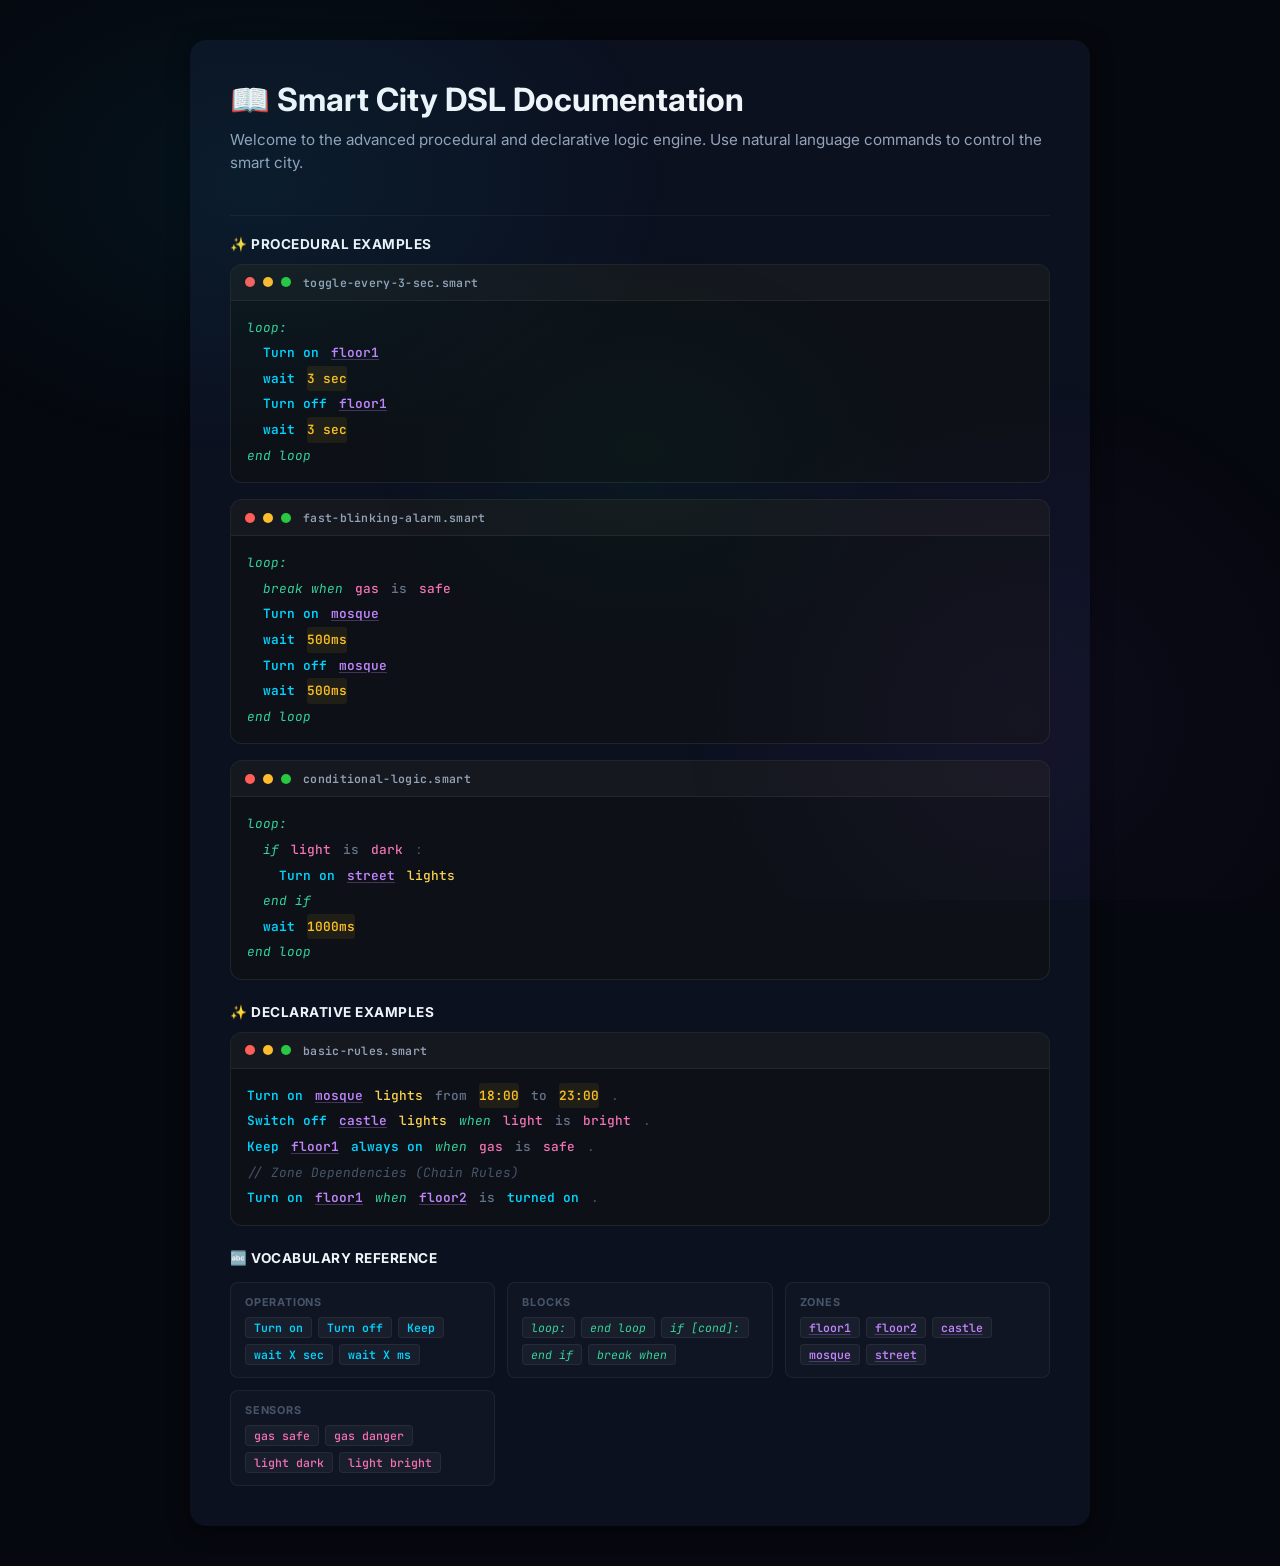
<file: templates/docs.html>
<!DOCTYPE html>
<html lang="en">
<head>
    <meta charset="UTF-8">
    <meta name="viewport" content="width=device-width, initial-scale=1.0">
    <title>Smart City — DSL Documentation</title>
    <link rel="stylesheet" href="/static/css/variables.css">
    <link rel="stylesheet" href="/static/css/base.css">
    <link rel="stylesheet" href="/static/css/editor.css">
    <style>
        body { padding: 40px; }
        .docs-page-container { background: var(--bg-secondary); border-radius: var(--radius-lg); padding: 40px; box-shadow: 0 4px 20px rgba(0,0,0,0.5); max-width: 900px; margin: 0 auto; }
        .docs-page-header { border-bottom: 1px solid rgba(255,255,255,0.05); padding-bottom: 20px; margin-bottom: 20px; }
        .docs-page-header h1 { margin: 0; color: var(--text-primary); }
    </style>
</head>
<body>
    <div class="bg-mesh"></div>
    <div class="docs-page-container">
        <div class="docs-page-header">
            <h1>📖 Smart City DSL Documentation</h1>
            <p class="docs-intro" style="margin-top:10px;">Welcome to the advanced procedural and declarative logic engine. Use natural language commands to control the smart city.</p>
        </div>
        
        <h4 class="docs-section-title">✨ Procedural Examples</h4>
        
        <div class="logic-example-box" style="margin-bottom:16px;">
            <div class="logic-example-header">
                <span class="logic-example-dot red"></span><span class="logic-example-dot yellow"></span><span class="logic-example-dot green"></span>
                <span class="logic-example-title">toggle-every-3-sec.smart</span>
            </div>
            <div class="logic-example-body">
                <div class="logic-example-line"><span class="hl-condition">loop:</span></div>
                <div class="logic-example-line" style="padding-left:16px;"><span class="hl-keyword">Turn on</span> <span class="hl-zone">floor1</span></div>
                <div class="logic-example-line" style="padding-left:16px;"><span class="hl-keyword">wait</span> <span class="hl-time">3 sec</span></div>
                <div class="logic-example-line" style="padding-left:16px;"><span class="hl-keyword">Turn off</span> <span class="hl-zone">floor1</span></div>
                <div class="logic-example-line" style="padding-left:16px;"><span class="hl-keyword">wait</span> <span class="hl-time">3 sec</span></div>
                <div class="logic-example-line"><span class="hl-condition">end loop</span></div>
            </div>
        </div>

        <div class="logic-example-box" style="margin-bottom:16px;">
            <div class="logic-example-header">
                <span class="logic-example-dot red"></span><span class="logic-example-dot yellow"></span><span class="logic-example-dot green"></span>
                <span class="logic-example-title">fast-blinking-alarm.smart</span>
            </div>
            <div class="logic-example-body">
                <div class="logic-example-line"><span class="hl-condition">loop:</span></div>
                <div class="logic-example-line" style="padding-left:16px;"><span class="hl-condition">break when</span> <span class="hl-sensor">gas</span> <span class="hl-operator">is</span> <span class="hl-sensor">safe</span></div>
                <div class="logic-example-line" style="padding-left:16px;"><span class="hl-keyword">Turn on</span> <span class="hl-zone">mosque</span></div>
                <div class="logic-example-line" style="padding-left:16px;"><span class="hl-keyword">wait</span> <span class="hl-time">500ms</span></div>
                <div class="logic-example-line" style="padding-left:16px;"><span class="hl-keyword">Turn off</span> <span class="hl-zone">mosque</span></div>
                <div class="logic-example-line" style="padding-left:16px;"><span class="hl-keyword">wait</span> <span class="hl-time">500ms</span></div>
                <div class="logic-example-line"><span class="hl-condition">end loop</span></div>
            </div>
        </div>

        <div class="logic-example-box" style="margin-bottom:24px;">
            <div class="logic-example-header">
                <span class="logic-example-dot red"></span><span class="logic-example-dot yellow"></span><span class="logic-example-dot green"></span>
                <span class="logic-example-title">conditional-logic.smart</span>
            </div>
            <div class="logic-example-body">
                <div class="logic-example-line"><span class="hl-condition">loop:</span></div>
                <div class="logic-example-line" style="padding-left:16px;"><span class="hl-condition">if</span> <span class="hl-sensor">light</span> <span class="hl-operator">is</span> <span class="hl-sensor">dark</span><span class="hl-punct">:</span></div>
                <div class="logic-example-line" style="padding-left:32px;"><span class="hl-keyword">Turn on</span> <span class="hl-zone">street</span> <span class="hl-light">lights</span></div>
                <div class="logic-example-line" style="padding-left:16px;"><span class="hl-condition">end if</span></div>
                <div class="logic-example-line" style="padding-left:16px;"><span class="hl-keyword">wait</span> <span class="hl-time">1000ms</span></div>
                <div class="logic-example-line"><span class="hl-condition">end loop</span></div>
            </div>
        </div>

        <h4 class="docs-section-title">✨ Declarative Examples</h4>

        <div class="logic-example-box" style="margin-bottom:24px;">
            <div class="logic-example-header">
                <span class="logic-example-dot red"></span><span class="logic-example-dot yellow"></span><span class="logic-example-dot green"></span>
                <span class="logic-example-title">basic-rules.smart</span>
            </div>
            <div class="logic-example-body">
                <div class="logic-example-line"><span class="hl-keyword">Turn on</span> <span class="hl-zone">mosque</span> <span class="hl-light">lights</span> <span class="hl-operator">from</span> <span class="hl-time">18:00</span> <span class="hl-operator">to</span> <span class="hl-time">23:00</span><span class="hl-punct">.</span></div>
                <div class="logic-example-line"><span class="hl-keyword">Switch off</span> <span class="hl-zone">castle</span> <span class="hl-light">lights</span> <span class="hl-condition">when</span> <span class="hl-sensor">light</span> <span class="hl-operator">is</span> <span class="hl-sensor">bright</span><span class="hl-punct">.</span></div>
                <div class="logic-example-line"><span class="hl-keyword">Keep</span> <span class="hl-zone">floor1</span> <span class="hl-keyword">always on</span> <span class="hl-condition">when</span> <span class="hl-sensor">gas</span> <span class="hl-operator">is</span> <span class="hl-sensor">safe</span><span class="hl-punct">.</span></div>
                <div class="logic-example-line"><span style="color:var(--text-muted); font-style:italic;">// Zone Dependencies (Chain Rules)</span></div>
                <div class="logic-example-line"><span class="hl-keyword">Turn on</span> <span class="hl-zone">floor1</span> <span class="hl-condition">when</span> <span class="hl-zone">floor2</span> <span class="hl-operator">is</span> <span class="hl-keyword">turned on</span><span class="hl-punct">.</span></div>
            </div>
        </div>

        <!-- Keywords Grid -->
        <h4 class="docs-section-title">🔤 Vocabulary Reference</h4>
        <div class="logic-keywords-grid">
            <div class="logic-keyword-group"><div class="keyword-group-title">Operations</div><div class="keyword-tags"><span class="hl-keyword">Turn on</span> <span class="hl-keyword">Turn off</span> <span class="hl-keyword">Keep</span> <span class="hl-keyword">wait X sec</span> <span class="hl-keyword">wait X ms</span></div></div>
            <div class="logic-keyword-group"><div class="keyword-group-title">Blocks</div><div class="keyword-tags"><span class="hl-condition">loop:</span> <span class="hl-condition">end loop</span> <span class="hl-condition">if [cond]:</span> <span class="hl-condition">end if</span> <span class="hl-condition">break when</span></div></div>
            <div class="logic-keyword-group"><div class="keyword-group-title">Zones</div><div class="keyword-tags"><span class="hl-zone">floor1</span> <span class="hl-zone">floor2</span> <span class="hl-zone">castle</span> <span class="hl-zone">mosque</span> <span class="hl-zone">street</span></div></div>
            <div class="logic-keyword-group"><div class="keyword-group-title">Sensors</div><div class="keyword-tags"><span class="hl-sensor">gas safe</span> <span class="hl-sensor">gas danger</span> <span class="hl-sensor">light dark</span> <span class="hl-sensor">light bright</span></div></div>
        </div>
    </div>
</body>
</html>
</file>
<file: static/css/variables.css>
/* ─── CSS Variables / Design Tokens ───────────────────────────────────────── */
:root {
    --bg-primary:   #06080f;
    --bg-secondary: #0c1120;
    --bg-card:      rgba(15, 23, 42, 0.65);
    --bg-card-hover:rgba(20, 30, 55, 0.8);
    --bg-glass:     rgba(255, 255, 255, 0.03);
    --border-glass: rgba(255, 255, 255, 0.06);
    --border-glow:  rgba(0, 212, 255, 0.15);
    --border-light: rgba(255, 255, 255, 0.06);

    --accent-cyan:        #00d4ff;
    --accent-cyan-dim:    rgba(0, 212, 255, 0.15);
    --accent-green:       #00e88f;
    --accent-green-dim:   rgba(0, 232, 143, 0.15);
    --accent-red:         #ff3366;
    --accent-red-dim:     rgba(255, 51, 102, 0.15);
    --accent-amber:       #ffaa00;
    --accent-amber-dim:   rgba(255, 170, 0, 0.15);
    --accent-purple:      #a855f7;
    --accent-purple-dim:  rgba(168, 85, 247, 0.15);
    --accent-emerald-dim: rgba(0, 232, 143, 0.15);

    --text-primary:   #f1f5f9;
    --text-secondary: #94a3b8;
    --text-muted:     #475569;

    --radius-sm:   8px;
    --radius-md:   12px;
    --radius-lg:   16px;
    --radius-xl:   20px;
    --radius-full: 9999px;

    --shadow-sm:        0 2px 8px  rgba(0, 0, 0, 0.3);
    --shadow-md:        0 4px 16px rgba(0, 0, 0, 0.4);
    --shadow-lg:        0 8px 32px rgba(0, 0, 0, 0.5);
    --shadow-glow-cyan: 0 0 20px   rgba(0, 212, 255, 0.15);
    --shadow-glow-red:  0 0 20px   rgba(255, 51, 102, 0.2);
    --shadow-glow-green:0 0 20px   rgba(0, 232, 143, 0.15);

    --transition-fast: 0.15s ease;
    --transition-base: 0.25s ease;
    --transition-slow: 0.4s  ease;
}
</file>
<file: static/css/base.css>
/* ─── Base Reset & Body ────────────────────────────────────────────────────── */
@import url('https://fonts.googleapis.com/css2?family=Inter:wght@300;400;500;600;700;800;900&family=JetBrains+Mono:wght@400;500;600&display=swap');

*, *::before, *::after {
    margin: 0;
    padding: 0;
    box-sizing: border-box;
}

html {
    font-size: 16px;
    scroll-behavior: smooth;
}

body {
    font-family: 'Inter', -apple-system, BlinkMacSystemFont, sans-serif;
    background: var(--bg-primary);
    color: var(--text-primary);
    min-height: 100vh;
    overflow-x: hidden;
    -webkit-font-smoothing: antialiased;
}

/* ─── Animated Mesh Background ─── */
.bg-mesh {
    position: fixed;
    top: 0; left: 0;
    width: 100%; height: 100%;
    z-index: 0;
    pointer-events: none;
    background:
        radial-gradient(ellipse 600px 400px at 20% 20%, rgba(0,212,255,0.06) 0%, transparent 70%),
        radial-gradient(ellipse 500px 500px at 80% 80%, rgba(168,85,247,0.05) 0%, transparent 70%),
        radial-gradient(ellipse 400px 300px at 50% 50%, rgba(0,232,143,0.03) 0%, transparent 70%);
    animation: meshShift 15s ease-in-out infinite alternate;
}

@keyframes meshShift {
    0%   { opacity: 0.7; }
    50%  { opacity: 1;   }
    100% { opacity: 0.7; }
}

/* ─── App Container ─── */
#app {
    position: relative;
    z-index: 1;
    min-height: 100vh;
}
</file>
<file: static/css/editor.css>
/* ─── Logic Editor & Syntax Highlighting ─────────────────────────────────── */

/* Reference Box */
.logic-example-box {
    background: #0d1117;
    border: 1px solid rgba(255, 255, 255, 0.08);
    border-radius: var(--radius-md);
    overflow: hidden;
    font-family: 'JetBrains Mono', monospace;
    transition: var(--transition-base);
}

.logic-example-box:hover {
    border-color: rgba(0, 212, 255, 0.2);
}

.logic-example-header {
    display: flex;
    align-items: center;
    gap: 8px;
    padding: 10px 14px;
    background: rgba(255, 255, 255, 0.03);
    border-bottom: 1px solid rgba(255, 255, 255, 0.06);
}

.logic-example-dot {
    width: 10px;
    height: 10px;
    border-radius: 50%;
}

.logic-example-dot.red {
    background: #ff5f57;
}

.logic-example-dot.yellow {
    background: #febc2e;
}

.logic-example-dot.green {
    background: #28c840;
}

.logic-example-title {
    font-size: 0.72rem;
    font-weight: 600;
    color: var(--text-secondary);
    letter-spacing: 0.3px;
    margin-left: 4px;
}

.logic-example-body {
    padding: 14px 16px;
}

.logic-example-line {
    display: flex;
    align-items: baseline;
    gap: 12px;
    font-size: 0.8rem;
    line-height: 2;
    color: var(--text-secondary);
}

.logic-line-num {
    color: rgba(255, 255, 255, 0.15);
    font-size: 0.7rem;
    min-width: 16px;
    text-align: right;
    user-select: none;
}

/* Keywords Reference Grid */
.logic-keywords-grid {
    display: grid;
    grid-template-columns: repeat(auto-fill, minmax(200px, 1fr));
    gap: 12px;
    margin-top: 16px;
}

.logic-keyword-group {
    background: rgba(255, 255, 255, 0.02);
    border: 1px solid var(--border-glass);
    border-radius: var(--radius-sm);
    padding: 12px 14px;
}

.keyword-group-title {
    font-size: 0.68rem;
    font-weight: 700;
    text-transform: uppercase;
    letter-spacing: 0.8px;
    color: var(--text-muted);
    margin-bottom: 8px;
}

.keyword-tags {
    display: flex;
    flex-wrap: wrap;
    gap: 6px;
    font-family: 'JetBrains Mono', monospace;
    font-size: 0.72rem;
}

.keyword-tags span {
    padding: 2px 8px;
    border-radius: 4px;
    background: rgba(255, 255, 255, 0.04);
    border: 1px solid rgba(255, 255, 255, 0.06);
}

/* Editor Label */
.editor-label {
    display: flex;
    align-items: center;
    gap: 8px;
    font-size: 0.8rem;
    font-weight: 600;
    color: var(--text-secondary);
    margin-bottom: 10px;
}

.editor-label-icon {
    font-size: 1rem;
}

.editor-label-lang {
    margin-left: auto;
    font-size: 0.65rem;
    font-weight: 700;
    font-family: 'JetBrains Mono', monospace;
    color: var(--accent-purple);
    background: var(--accent-purple-dim);
    padding: 3px 8px;
    border-radius: var(--radius-full);
    letter-spacing: 0.5px;
}

/* Code Editor Container */
.code-editor {
    border: 1px solid rgba(255, 255, 255, 0.08);
    border-radius: var(--radius-md);
    overflow: hidden;
    background: #0a0e1a;
    transition: border-color 0.3s ease, box-shadow 0.3s ease;
}

.code-editor:focus-within {
    border-color: rgba(168, 85, 247, 0.4);
    box-shadow: 0 0 0 3px rgba(168, 85, 247, 0.1), 0 4px 20px rgba(0, 0, 0, 0.3);
}

/* Toolbar */
.code-editor-toolbar {
    display: flex;
    align-items: center;
    justify-content: space-between;
    padding: 8px 14px;
    background: rgba(255, 255, 255, 0.025);
    border-bottom: 1px solid rgba(255, 255, 255, 0.06);
}

.toolbar-left,
.toolbar-right {
    display: flex;
    align-items: center;
    gap: 8px;
}

.toolbar-dot {
    width: 10px;
    height: 10px;
    border-radius: 50%;
    opacity: 0.85;
}

.toolbar-dot.red {
    background: #ff5f57;
}

.toolbar-dot.yellow {
    background: #febc2e;
}

.toolbar-dot.green {
    background: #28c840;
}

.toolbar-filename {
    font-family: 'JetBrains Mono', monospace;
    font-size: 0.72rem;
    font-weight: 500;
    color: var(--text-secondary);
    margin-left: 6px;
}

.toolbar-lines {
    font-family: 'JetBrains Mono', monospace;
    font-size: 0.65rem;
    font-weight: 500;
    color: var(--text-muted);
    background: rgba(255, 255, 255, 0.04);
    padding: 2px 8px;
    border-radius: var(--radius-full);
}

.toolbar-lang {
    font-family: 'JetBrains Mono', monospace;
    font-size: 0.65rem;
    font-weight: 600;
    color: var(--accent-purple);
    background: var(--accent-purple-dim);
    padding: 2px 8px;
    border-radius: var(--radius-full);
}

/* Editor Body — fixed height container */
.code-editor-body {
    display: flex;
    height: 420px;
    overflow: hidden;
}

.line-numbers {
    flex-shrink: 0;
    width: 44px;
    padding: 14px 0;
    background: rgba(255, 255, 255, 0.015);
    border-right: 1px solid rgba(255, 255, 255, 0.06);
    overflow: hidden;
    user-select: none;
}

.line-num {
    font-family: 'JetBrains Mono', monospace;
    font-size: 0.75rem;
    /* Height must exactly match one textarea text line: 0.82rem × 1.65 */
    height: calc(0.82rem * 1.65);
    display: flex;
    align-items: center;
    justify-content: flex-end;
    padding-right: 12px;
    box-sizing: border-box;
    color: rgba(255, 255, 255, 0.18);
    transition: color 0.2s ease;
    flex-shrink: 0;
}

.line-num.dim {
    color: rgba(255, 255, 255, 0.06);
}

.code-input-wrapper {
    flex: 1;
    position: relative;
    overflow: hidden;
    min-height: 100%;
}

.code-textarea {
    width: 100%;
    height: 100%;
    padding: 14px 16px;
    background: transparent;
    border: none;
    outline: none;
    resize: none;
    font-family: 'JetBrains Mono', monospace;
    font-size: 0.82rem;
    line-height: 1.65;
    color: transparent;
    caret-color: var(--accent-cyan);
    white-space: pre-wrap;
    word-wrap: break-word;
    overflow-y: auto;
    -webkit-text-fill-color: transparent;
    z-index: 2;
    position: relative;
    tab-size: 4;

    /* Firefox modern scrollbar */
    scrollbar-width: thin;
    scrollbar-color: rgba(255, 255, 255, 0.12) transparent;
}

/* WebKit modern scrollbar on textarea */
.code-textarea::-webkit-scrollbar {
    width: 6px;
}

.code-textarea::-webkit-scrollbar-track {
    background: transparent;
    margin: 4px 0;
}

.code-textarea::-webkit-scrollbar-thumb {
    background: rgba(255, 255, 255, 0.1);
    border-radius: 100px;
}

.code-textarea:hover::-webkit-scrollbar-thumb {
    background: rgba(255, 255, 255, 0.18);
}

.code-textarea::-webkit-scrollbar-thumb:hover {
    background: rgba(0, 212, 255, 0.4);
}

.code-textarea::-webkit-scrollbar-thumb:active {
    background: rgba(0, 212, 255, 0.55);
}

.code-textarea::placeholder {
    -webkit-text-fill-color: rgba(255, 255, 255, 0.12);
    color: rgba(255, 255, 255, 0.12);
    font-style: italic;
}

.code-textarea::selection {
    background: rgba(0, 212, 255, 0.25);
    -webkit-text-fill-color: var(--text-primary);
}

.code-highlight-overlay {
    position: absolute;
    top: 0;
    left: 0;
    right: 0;
    bottom: 0;
    padding: 14px 16px;
    font-family: 'JetBrains Mono', monospace;
    font-size: 0.82rem;
    line-height: 1.65;
    white-space: pre-wrap;
    word-wrap: break-word;
    overflow: hidden;
    pointer-events: none;
    z-index: 1;
    color: var(--text-secondary);
}

/* Syntax Colors */
.hl-keyword {
    color: #00d4ff;
    font-weight: 600;
}

.hl-zone {
    color: #c084fc;
    font-weight: 600;
    text-decoration: underline;
    text-decoration-color: rgba(192, 132, 252, 0.3);
    text-underline-offset: 2px;
}

.hl-time {
    color: #fbbf24;
    font-weight: 600;
    background: rgba(251, 191, 36, 0.08);
    border-radius: 3px;
}

.hl-condition {
    color: #34d399;
    font-style: italic;
}

.hl-operator {
    color: #64748b;
    font-weight: 500;
}

.hl-sensor {
    color: #f472b6;
    font-weight: 500;
}

.hl-light {
    color: #fcd34d;
    font-weight: 500;
}

.hl-number {
    color: #fb923c;
    font-weight: 600;
}

.hl-punct {
    color: rgba(255, 255, 255, 0.25);
}

/* Editor Actions */
.editor-actions {
    display: flex;
    align-items: center;
    justify-content: space-between;
    flex-wrap: wrap;
    gap: 10px;
}

.editor-actions-left {
    display: flex;
    gap: 10px;
    align-items: center;
}

.btn-apply-logic {
    background: linear-gradient(135deg, var(--accent-purple), var(--accent-cyan));
    color: #fff;
    font-weight: 700;
    padding: 10px 22px;
    border: none;
    border-radius: var(--radius-sm);
    cursor: pointer;
    transition: var(--transition-base);
    position: relative;
    overflow: hidden;
}

.btn-apply-logic::before {
    content: '';
    position: absolute;
    top: 0;
    left: -100%;
    width: 100%;
    height: 100%;
    background: linear-gradient(90deg, transparent, rgba(255, 255, 255, 0.15), transparent);
    transition: left 0.5s ease;
}

.btn-apply-logic:hover::before {
    left: 100%;
}

.btn-apply-logic:hover {
    transform: translateY(-1px);
    box-shadow: 0 4px 20px rgba(168, 85, 247, 0.35);
}

.logic-save-indicator {
    font-size: 0.8rem;
    font-weight: 600;
    color: var(--accent-green);
    opacity: 0;
    transition: opacity 0.4s ease;
    display: flex;
    align-items: center;
    gap: 4px;
}

.logic-save-indicator.visible {
    opacity: 1;
    animation: saveFlash 0.5s ease;
}

@keyframes saveFlash {
    0% {
        opacity: 0;
        transform: translateY(4px)
    }

    50% {
        opacity: 1;
        transform: translateY(-2px)
    }

    100% {
        opacity: 1;
        transform: translateY(0)
    }
}

/* Feedback Panel */
.logic-feedback {
    display: none;
    border-radius: var(--radius-md);
    overflow: hidden;
    font-family: 'JetBrains Mono', monospace;
    font-size: 0.8rem;
    animation: feedbackSlide 0.3s ease;
}

.logic-feedback.visible {
    display: block;
}

@keyframes feedbackSlide {
    from {
        opacity: 0;
        transform: translateY(8px)
    }

    to {
        opacity: 1;
        transform: translateY(0)
    }
}

.feedback-header {
    padding: 10px 16px;
    font-weight: 700;
    font-size: 0.82rem;
}

.feedback-header.feedback-success {
    background: rgba(0, 232, 143, 0.1);
    color: var(--accent-green);
    border: 1px solid rgba(0, 232, 143, 0.2);
    border-radius: var(--radius-md) var(--radius-md) 0 0;
}

.feedback-header.feedback-error {
    background: rgba(255, 51, 102, 0.1);
    color: var(--accent-red);
    border: 1px solid rgba(255, 51, 102, 0.2);
    border-radius: var(--radius-md) var(--radius-md) 0 0;
}

.logic-feedback.has-errors {
    border: 1px solid rgba(255, 51, 102, 0.2);
    border-radius: var(--radius-md);
}

.logic-feedback.has-errors .feedback-header {
    border-radius: 0;
    border: none;
    border-bottom: 1px solid rgba(255, 51, 102, 0.15);
}

.feedback-errors {
    background: rgba(255, 51, 102, 0.04);
    padding: 8px 0;
}

.feedback-error-line {
    display: flex;
    align-items: flex-start;
    gap: 10px;
    padding: 6px 16px;
    flex-wrap: wrap;
}

.error-line-num {
    flex-shrink: 0;
    font-size: 0.7rem;
    font-weight: 700;
    color: var(--accent-red);
    background: rgba(255, 51, 102, 0.15);
    padding: 2px 8px;
    border-radius: var(--radius-full);
}

.error-text {
    color: var(--text-secondary);
    font-size: 0.78rem;
    word-break: break-word;
}

.error-msg {
    display: block;
    width: 100%;
    color: var(--accent-red);
    font-size: 0.72rem;
    font-style: italic;
    opacity: 0.85;
    padding-left: 2px;
    margin-top: 2px;
}

.feedback-partial {
    padding: 8px 16px;
    font-size: 0.78rem;
    font-weight: 600;
    color: var(--accent-green);
    background: rgba(0, 232, 143, 0.06);
    border-top: 1px solid rgba(255, 255, 255, 0.04);
}

.feedback-rules {
    padding: 8px 16px;
    background: rgba(0, 232, 143, 0.03);
    border: 1px solid rgba(0, 232, 143, 0.1);
    border-top: none;
    border-radius: 0 0 var(--radius-md) var(--radius-md);
}

.feedback-rule-line {
    padding: 4px 0;
    font-size: 0.78rem;
    color: var(--text-secondary);
    line-height: 1.6;
}

.feedback-rule-line .hl-keyword {
    font-size: 0.7rem;
    padding: 1px 6px;
    border-radius: 3px;
    background: rgba(0, 212, 255, 0.1);
}

/* ─── Rule Manager Two-Column Layout ─────────────────────── */

.rules-layout {
    display: grid;
    grid-template-columns: 260px 1fr;
    gap: 20px;
    align-items: start;
    min-height: 520px;
}

/* ─── Sidebar ─────────────────────────────────────────────── */

.rules-sidebar {
    background: rgba(255, 255, 255, 0.025);
    border: 1px solid rgba(255, 255, 255, 0.07);
    border-radius: var(--radius-md);
    display: flex;
    flex-direction: column;
    overflow: hidden;
    position: sticky;
    top: 80px;
    max-height: calc(100vh - 120px);
}

.sidebar-header {
    display: flex;
    align-items: center;
    justify-content: space-between;
    padding: 14px 16px;
    border-bottom: 1px solid rgba(255, 255, 255, 0.06);
    background: rgba(255, 255, 255, 0.02);
    flex-shrink: 0;
}

.sidebar-title {
    font-size: 0.78rem;
    font-weight: 700;
    color: var(--text-secondary);
    letter-spacing: 0.3px;
}

.btn-new-rule {
    background: linear-gradient(135deg, var(--accent-purple), var(--accent-cyan));
    color: #fff;
    border: none;
    border-radius: var(--radius-sm);
    padding: 5px 12px;
    font-size: 0.72rem;
    font-weight: 700;
    cursor: pointer;
    transition: var(--transition-base);
    letter-spacing: 0.3px;
}

.btn-new-rule:hover {
    transform: translateY(-1px);
    box-shadow: 0 3px 12px rgba(168, 85, 247, 0.35);
}

.rule-list {
    flex: 1;
    overflow-y: auto;
    padding: 6px 0;
    scrollbar-width: thin;
    scrollbar-color: rgba(255, 255, 255, 0.1) transparent;
}

.rule-list::-webkit-scrollbar {
    width: 4px;
}

.rule-list::-webkit-scrollbar-thumb {
    background: rgba(255, 255, 255, 0.1);
    border-radius: 4px;
}

.rule-list-loading,
.rule-list-empty {
    padding: 24px 16px;
    text-align: center;
    font-size: 0.78rem;
    color: var(--text-muted);
    line-height: 1.6;
}

/* ── Individual rule item ── */
.sidebar-section-title {
    font-size: 0.72rem;
    color: var(--text-muted);
    text-transform: uppercase;
    letter-spacing: 0.8px;
    padding: 12px 14px 6px 14px;
    font-weight: 700;
}

.hl-search {
    background-color: rgba(255, 230, 0, 0.35);
    color: inherit;
    border-radius: 2px;
    box-shadow: 0 0 0 1px rgba(255, 230, 0, 0.5);
}

.rule-item {
    display: flex;
    align-items: center;
    gap: 10px;
    padding: 10px 12px;
    cursor: pointer;
    border-radius: 0;
    transition: background 0.18s ease;
    border-left: 3px solid transparent;
    position: relative;
}

.rule-item:hover {
    background: rgba(255, 255, 255, 0.045);
}

.rule-item.selected {
    background: rgba(0, 212, 255, 0.07);
    border-left-color: var(--accent-cyan);
}

.rule-item.is-active .rule-item-indicator {
    background: var(--accent-green);
    box-shadow: 0 0 6px rgba(0, 232, 143, 0.6);
}

.rule-item:not(.is-active) .rule-item-indicator {
    background: rgba(255, 255, 255, 0.15);
}

.rule-item-indicator {
    width: 8px;
    height: 8px;
    border-radius: 50%;
    flex-shrink: 0;
    transition: background 0.3s ease, box-shadow 0.3s ease;
}

.rule-item-body {
    flex: 1;
    min-width: 0;
}

.rule-item-name {
    font-size: 0.8rem;
    font-weight: 600;
    color: var(--text-primary);
    white-space: nowrap;
    overflow: hidden;
    text-overflow: ellipsis;
    line-height: 1.4;
}

.rule-item-meta {
    font-size: 0.68rem;
    color: var(--text-muted);
    margin-top: 2px;
    font-family: 'JetBrains Mono', monospace;
}

.rule-item-actions {
    display: flex;
    gap: 4px;
    opacity: 0;
    transition: opacity 0.18s ease;
    flex-shrink: 0;
}

.rule-item:hover .rule-item-actions {
    opacity: 1;
}

.rule-btn {
    background: transparent;
    border: 1px solid rgba(255, 255, 255, 0.08);
    border-radius: var(--radius-sm);
    width: 26px;
    height: 26px;
    display: flex;
    align-items: center;
    justify-content: center;
    cursor: pointer;
    font-size: 0.72rem;
    color: var(--text-muted);
    transition: var(--transition-base);
    padding: 0;
}

.rule-btn:hover {
    background: rgba(255, 255, 255, 0.08);
    color: var(--text-primary);
}

.rule-btn-delete:hover {
    background: rgba(255, 51, 102, 0.15);
    border-color: rgba(255, 51, 102, 0.3);
    color: var(--accent-red);
}

/* Inline rename input */
.rename-input {
    width: 100%;
    background: rgba(0, 0, 0, 0.3);
    border: 1px solid var(--accent-cyan);
    border-radius: 4px;
    padding: 3px 8px;
    font-size: 0.8rem;
    font-weight: 600;
    color: var(--text-primary);
    outline: none;
    font-family: inherit;
}

/* Sidebar footer */
.sidebar-footer {
    padding: 10px 12px;
    border-top: 1px solid rgba(255, 255, 255, 0.06);
    background: rgba(255, 255, 255, 0.01);
    flex-shrink: 0;
}

.btn-deactivate {
    width: 100%;
    background: transparent;
    border: 1px solid rgba(255, 51, 102, 0.25);
    border-radius: var(--radius-sm);
    color: var(--accent-red);
    font-size: 0.72rem;
    font-weight: 700;
    padding: 7px 12px;
    cursor: pointer;
    transition: var(--transition-base);
    letter-spacing: 0.3px;
}

.btn-deactivate:hover {
    background: rgba(255, 51, 102, 0.1);
    border-color: var(--accent-red);
}

/* ─── Editor Panel ────────────────────────────────────────── */

.rules-editor-panel {
    min-width: 0;
}

.editor-empty-state {
    display: flex;
    flex-direction: column;
    align-items: center;
    justify-content: center;
    min-height: 380px;
    background: rgba(255, 255, 255, 0.015);
    border: 1px dashed rgba(255, 255, 255, 0.1);
    border-radius: var(--radius-md);
    text-align: center;
    padding: 40px;
    gap: 8px;
}

.empty-icon {
    font-size: 3rem;
    margin-bottom: 8px;
    opacity: 0.4;
}

.empty-title {
    font-size: 1rem;
    font-weight: 700;
    color: var(--text-secondary);
}

.empty-sub {
    font-size: 0.82rem;
    color: var(--text-muted);
}

.editor-active-panel {
    display: flex;
    flex-direction: column;
}

/* Dirty indicator dot in toolbar */
.editor-dirty-dot {
    display: none;
    width: 7px;
    height: 7px;
    border-radius: 50%;
    background: var(--accent-yellow, #fbbf24);
    margin-left: 4px;
    animation: pulse-dot 1.5s ease-in-out infinite;
}

@keyframes pulse-dot {

    0%,
    100% {
        opacity: 1;
    }

    50% {
        opacity: 0.4;
    }
}

/* Activate button — active state */
.btn-activate-rule.btn-active-state {
    background: linear-gradient(135deg, var(--accent-green), #00c97a);
    cursor: default;
}

/* Save button */
.btn-save-rule {
    background: rgba(0, 212, 255, 0.12);
    border: 1px solid rgba(0, 212, 255, 0.25);
    color: var(--accent-cyan);
    font-weight: 700;
    padding: 10px 20px;
    border-radius: var(--radius-sm);
    cursor: pointer;
    transition: var(--transition-base);
}

.btn-save-rule:hover {
    background: rgba(0, 212, 255, 0.2);
    border-color: var(--accent-cyan);
    transform: translateY(-1px);
}

/* Activate button (default) */
.btn-activate-rule {
    background: linear-gradient(135deg, var(--accent-purple), var(--accent-cyan));
    color: #fff;
    font-weight: 700;
    padding: 10px 20px;
    border: none;
    border-radius: var(--radius-sm);
    cursor: pointer;
    transition: var(--transition-base);
}

.btn-activate-rule:hover {
    transform: translateY(-1px);
    box-shadow: 0 4px 20px rgba(168, 85, 247, 0.35);
}

/* Collapsible reference section */
.ref-details {
    margin-top: 20px;
    border: 1px solid rgba(255, 255, 255, 0.06);
    border-radius: var(--radius-md);
    overflow: hidden;
}

.ref-summary {
    padding: 12px 16px;
    font-size: 0.8rem;
    font-weight: 600;
    color: var(--text-secondary);
    cursor: pointer;
    background: rgba(255, 255, 255, 0.02);
    list-style: none;
    user-select: none;
    transition: background 0.2s ease;
}

.ref-summary:hover {
    background: rgba(255, 255, 255, 0.04);
}

.ref-summary::-webkit-details-marker {
    display: none;
}

.ref-details[open] .ref-summary {
    border-bottom: 1px solid rgba(255, 255, 255, 0.06);
}

.ref-details .logic-keywords-grid {
    padding: 0 16px 16px 16px;
}

/* ─── Editor Status Bar (above code editor) ───────────────── */

.editor-status-bar {
    display: flex;
    align-items: center;
    justify-content: space-between;
    gap: 10px;
    padding: 8px 14px;
    background: rgba(255, 255, 255, 0.025);
    border: 1px solid rgba(255, 255, 255, 0.07);
    border-radius: var(--radius-md);
    margin-bottom: 10px;
    min-height: 36px;
}

.status-name {
    font-size: 0.82rem;
    font-weight: 700;
    color: var(--text-primary);
    white-space: nowrap;
    overflow: hidden;
    text-overflow: ellipsis;
}

.status-toggle {
    font-size: 0.65rem;
    font-weight: 800;
    letter-spacing: 0.8px;
    padding: 3px 10px;
    border-radius: var(--radius-full);
    text-transform: uppercase;
    flex-shrink: 0;
}

.status-on {
    background: rgba(0, 232, 143, 0.15);
    color: var(--accent-green);
    border: 1px solid rgba(0, 232, 143, 0.25);
    animation: statusRunPulse 2s ease-in-out infinite;
}

.status-off {
    background: rgba(71, 85, 105, 0.3);
    color: var(--text-muted);
    border: 1px solid rgba(71, 85, 105, 0.3);
}

@keyframes statusRunPulse {
    0%, 100% { opacity: 1; }
    50%       { opacity: 0.6; }
}

/* ─── Toggle-rule button (active / deactivate state) ─────── */

.btn-toggle-rule {
    background: linear-gradient(135deg, var(--accent-purple), var(--accent-cyan));
    color: #fff;
    font-weight: 700;
    padding: 10px 20px;
    border: none;
    border-radius: var(--radius-sm);
    cursor: pointer;
    transition: var(--transition-base);
}

.btn-toggle-rule:hover {
    transform: translateY(-1px);
    box-shadow: 0 4px 20px rgba(168, 85, 247, 0.35);
}

.btn-toggle-rule.btn-toggle-active {
    background: linear-gradient(135deg, var(--accent-green), #00c97a);
    box-shadow: 0 0 12px rgba(0, 232, 143, 0.3);
}

.btn-toggle-rule.btn-toggle-active:hover {
    box-shadow: 0 4px 20px rgba(0, 232, 143, 0.4);
}

/* ─── Active summary label at bottom of sidebar list ──────── */

.active-summary {
    padding: 8px 14px;
    font-size: 0.7rem;
    font-weight: 700;
    text-transform: uppercase;
    letter-spacing: 0.6px;
    color: var(--accent-green);
    border-top: 1px solid rgba(255, 255, 255, 0.05);
    background: rgba(0, 232, 143, 0.04);
    text-align: center;
}

.inactive-summary {
    color: var(--text-muted);
    background: transparent;
}

/* ─── Responsive ──────────────────────────────────────────── */
@media (max-width: 768px) {
    .rules-layout {
        grid-template-columns: 1fr;
    }
}

/* ── Docs Modal Overlay ── */
.docs-modal-overlay {
    position: fixed;
    top: 0;
    left: 0;
    width: 100vw;
    height: 100vh;
    background: rgba(0, 0, 0, 0.6);
    backdrop-filter: blur(4px);
    display: none;
    /* hidden by default */
    align-items: center;
    justify-content: center;
    z-index: 1000;
}

.docs-modal-content {
    background: var(--bg-tertiary);
    border: 1px solid rgba(255, 255, 255, 0.08);
    border-radius: var(--radius-lg);
    width: 90%;
    max-width: 800px;
    max-height: 85vh;
    display: flex;
    flex-direction: column;
    box-shadow: 0 20px 40px rgba(0, 0, 0, 0.5);
    animation: modalPop 0.3s cubic-bezier(0.175, 0.885, 0.32, 1.275);
}

@keyframes modalPop {
    0% {
        transform: scale(0.9);
        opacity: 0;
    }

    100% {
        transform: scale(1);
        opacity: 1;
    }
}

.docs-modal-header {
    display: flex;
    justify-content: space-between;
    align-items: center;
    padding: 16px 24px;
    border-bottom: 1px solid rgba(255, 255, 255, 0.05);
}

.docs-modal-header h3 {
    margin: 0;
    font-size: 1.2rem;
    color: var(--text-primary);
}

.btn-close-modal {
    background: transparent;
    border: none;
    color: var(--text-muted);
    font-size: 1.8rem;
    line-height: 1;
    cursor: pointer;
    transition: color 0.1s ease;
}

.btn-close-modal:hover {
    color: var(--accent-red);
}

.docs-modal-body {
    padding: 24px;
    overflow-y: auto;
}

.docs-intro {
    color: var(--text-secondary);
    margin-bottom: 20px;
    font-size: 0.95rem;
    line-height: 1.5;
}

.docs-section-title {
    font-size: 0.85rem;
    color: var(--text-primary);
    margin-bottom: 12px;
    text-transform: uppercase;
    letter-spacing: 0.5px;
}
</file>
